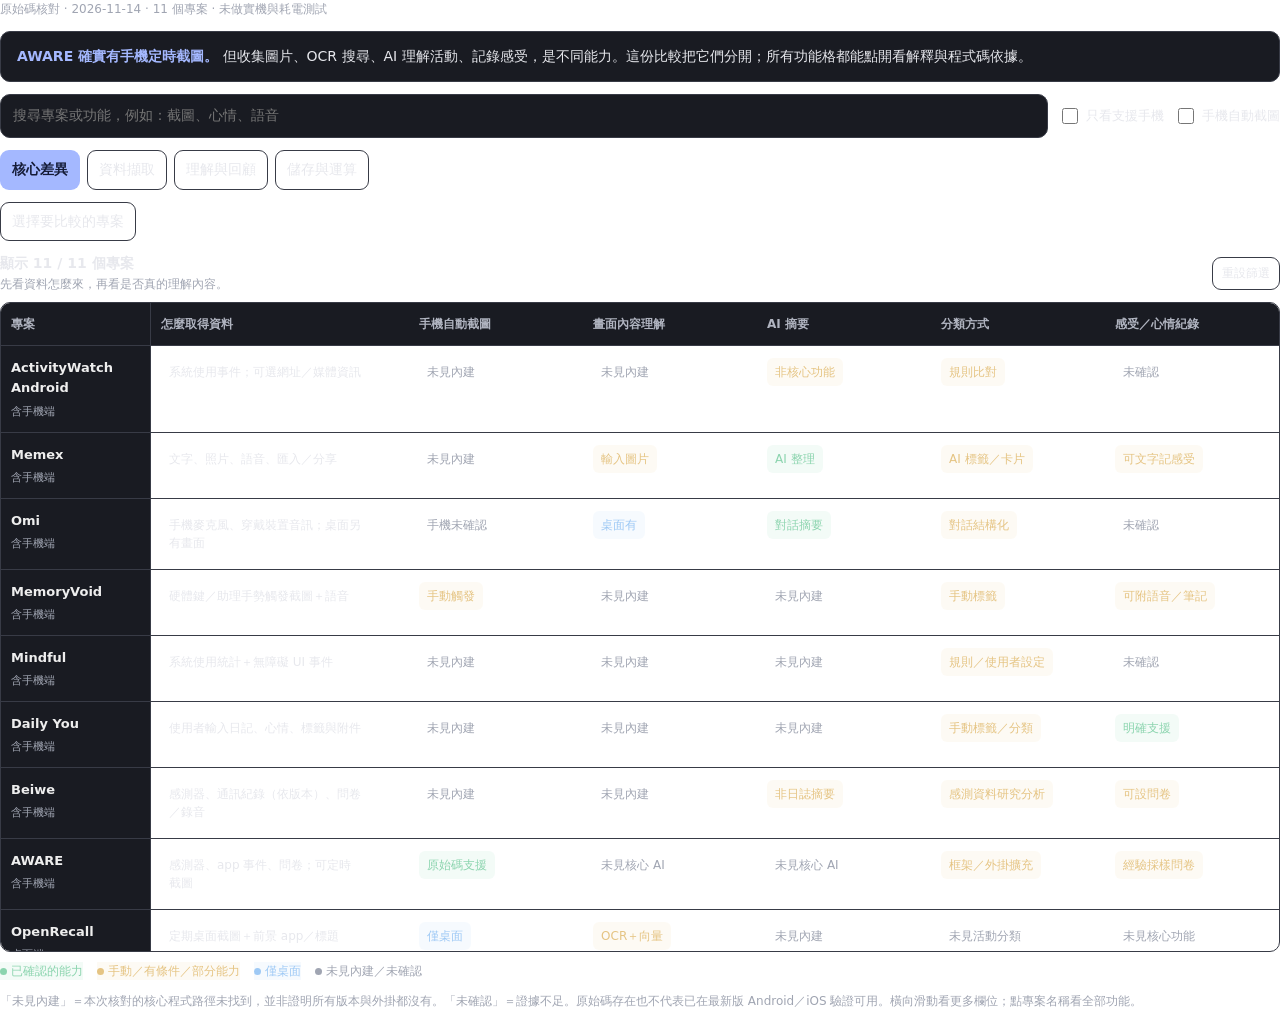
<file: docs/research/comparison.html>
<!doctype html>
<html lang="zh-Hant"><head><meta charset="utf-8"><meta name="viewport" content="width=device-width,initial-scale=1"><title>手機活動日誌工具比較</title>
<style>
:root{color-scheme:dark light;font-family:var(--font-sans,system-ui,sans-serif);color:var(--foreground,#e7e8ed);font-size:14px;line-height:1.55}*{box-sizing:border-box}body{margin:0}button,input,select{font:inherit}button,a,input{outline-offset:4px}button{cursor:pointer}a{color:var(--primary,#a4b8ff)}button{color:inherit}p{margin:0 0 12px}.muted{color:var(--muted-foreground,#a0a5b2)}.small{font-size:12px}.controls{display:flex;gap:10px;flex-wrap:wrap;align-items:center;margin:12px 0}.search{background:var(--card,#191b22);color:inherit;border:1px solid var(--border,#383b46);border-radius:var(--radius,10px);padding:10px 12px;min-width:170px;flex:1}.toggle{display:flex;align-items:center;gap:5px;font-size:13px;white-space:nowrap}input[type=checkbox]{accent-color:var(--primary,#99acff);width:16px;height:16px}.tabs{display:flex;gap:7px;flex-wrap:wrap;margin:12px 0}.tab,.reset,.pick summary,.outline{border:1px solid var(--border,#383b46);background:transparent;border-radius:var(--radius,9px);padding:8px 11px}.tab[aria-pressed=true]{background:var(--primary,#a4b8ff);color:var(--primary-foreground,#141b37);border-color:transparent;font-weight:650}.reset{font-size:12px;padding:6px 9px}.pick{margin:10px 0}.pick summary{cursor:pointer;display:inline-block}.project-picker{display:flex;flex-wrap:wrap;gap:10px 16px;padding:14px;margin-top:8px;background:var(--card,#191b22);border-radius:var(--radius,10px)}.info{padding:14px 16px;border:1px solid var(--border,#383b46);border-radius:var(--radius,10px);margin:12px 0;background:var(--card,#191b22)}.info strong{color:var(--primary,#a4b8ff)}.caption{display:flex;justify-content:space-between;gap:8px;align-items:center;margin:12px 0 8px}.table-wrap{overflow:auto;max-height:650px;border:1px solid var(--border,#383b46);border-radius:var(--radius,10px);scrollbar-width:thin}table{border-collapse:separate;border-spacing:0;width:100%;font-size:13px}th,td{padding:12px 10px;border-bottom:1px solid var(--border,#383b46);text-align:left;vertical-align:top;min-width:155px;max-width:230px}thead th{position:sticky;top:0;background:var(--card,#191b22);z-index:2;font-size:12px;font-weight:600;color:var(--muted-foreground,#b0b4c0)}th:first-child,td:first-child{position:sticky;left:0;min-width:150px;width:150px;max-width:150px;background:var(--card,#191b22);border-right:1px solid var(--border,#383b46);z-index:1}thead th:first-child{z-index:3}tr:last-child td{border-bottom:0}.name{padding:0;border:0;background:none;text-align:left;font-weight:650;color:var(--foreground,#eee);font-size:13px}.name:hover{text-decoration:underline}.platform{font-size:11px;margin-top:4px;color:var(--muted-foreground,#a0a5b2)}.cell{border:1px solid transparent;background:transparent;padding:4px 7px;border-radius:6px;text-align:left;line-height:1.5;font-size:12px;max-width:210px}.cell:hover{border-color:var(--ring,#9eb1ff)}.yes{color:var(--success,#8bd4ae);background:color-mix(in srgb,var(--success,#8bd4ae) 10%,transparent)}.partial,.manual,.rule{color:var(--warning,#e5c483);background:color-mix(in srgb,var(--warning,#e5c483) 9%,transparent)}.desktop{color:var(--info,#9ec9f5);background:color-mix(in srgb,var(--info,#9ec9f5) 9%,transparent)}.absent,.unknown{color:var(--muted-foreground,#a0a5b2)}.neutral{font-size:12px}.legend{display:flex;flex-wrap:wrap;gap:9px 14px;margin:10px 0}.dot{width:7px;height:7px;display:inline-block;border-radius:50%;margin-right:4px;background:currentColor}.empty{padding:25px;text-align:center}.footer{font-size:12px;color:var(--muted-foreground,#a0a5b2);margin-top:12px}dialog{background:var(--popover,#20232c);color:var(--foreground,#e7e8ed);border:1px solid var(--border,#414553);border-radius:var(--radius,12px);padding:20px;width:620px;max-width:calc(100% - 24px);max-height:640px;overflow:auto;box-shadow:0 12px 50px #0006}dialog::backdrop{background:#0008}.dialog-top{display:flex;justify-content:space-between;gap:12px;align-items:flex-start}.dialog-top h2{font-size:19px;margin:0 0 2px}.close{background:transparent;border:1px solid var(--border,#414553);border-radius:6px;color:inherit;padding:4px 10px}.detail-row{padding:11px 0;border-bottom:1px solid var(--border,#383b46)}.detail-row h3{font-size:13px;margin:0 0 4px}.detail-row p{font-size:13px;margin:0}.detail-row.highlight{border-left:3px solid var(--primary,#a4b8ff);padding-left:10px}.sources{padding-left:20px;font-size:13px}.sources li{margin:7px 0}.sha{font-family:var(--font-mono,monospace);font-size:11px;overflow-wrap:anywhere}.dialog-section{font-size:14px;margin:18px 0 6px}@media(max-width:480px){:root{font-size:13px}.search{flex-basis:100%}.controls{gap:9px}.tab{padding:7px 9px;font-size:12px}.info{font-size:12px}.table-wrap{max-height:590px}th:first-child,td:first-child{min-width:128px;width:128px;max-width:128px}th,td{min-width:145px;padding:10px 8px}.name{font-size:12px}.caption{align-items:flex-start}.hide-mobile{display:none}}
</style></head><body>
<p class="muted small">原始碼核對 · 2026-11-14 · 11 個專案 · 未做實機與耗電測試</p>
<div class="info"><strong>AWARE 確實有手機定時截圖。</strong> 但收集圖片、OCR 搜尋、AI 理解活動、記錄感受，是不同能力。這份比較把它們分開；所有功能格都能點開看解釋與程式碼依據。</div>
<div class="controls"><input id="query" class="search" aria-label="搜尋專案或功能" placeholder="搜尋專案或功能，例如：截圖、心情、語音"><label class="toggle"><input id="mobile" type="checkbox">只看支援手機</label><label class="toggle"><input id="shots" type="checkbox">手機自動截圖</label></div>
<div class="tabs" id="tabs" aria-label="比較功能群組"></div>
<details class="pick"><summary>選擇要比較的專案</summary><div class="project-picker" id="picker"></div><div class="controls"><button class="reset" id="selectAll">全部選取</button><button class="reset" id="clearAll">全部取消</button></div></details>
<div class="caption"><div><strong id="count" aria-live="polite"></strong><div class="small muted" id="groupHint"></div></div><button class="reset" id="reset">重設篩選</button></div>
<div class="table-wrap" tabindex="0" aria-label="功能比較表，可橫向捲動"><table><thead id="thead"></thead><tbody id="tbody"></tbody></table></div>
<div class="legend small"><span class="yes"><i class="dot"></i>已確認的能力</span><span class="partial"><i class="dot"></i>手動／有條件／部分能力</span><span class="desktop"><i class="dot"></i>僅桌面</span><span class="unknown"><i class="dot"></i>未見內建／未確認</span></div>
<p class="footer">「未見內建」＝本次核對的核心程式路徑未找到，並非證明所有版本與外掛都沒有。「未確認」＝證據不足。原始碼存在也不代表已在最新版 Android／iOS 驗證可用。橫向滑動看更多欄位；點專案名稱看全部功能。</p>
<dialog id="detail"><div class="dialog-top"><div><h2 id="detailTitle"></h2><a id="repoLink" target="_blank" rel="noopener noreferrer">GitHub 專案 ↗</a></div><button class="close" id="close" aria-label="關閉專案詳情">關閉</button></div><p id="conclusion" class="info"></p><div id="detailFields"></div><h3 class="dialog-section">程式碼／技術依據</h3><ul class="sources" id="sources"></ul><p class="muted small">核對的來源版本</p><p id="sha" class="sha muted"></p></dialog>
<script id="data" type="application/json">[
  {
    "id": "aw",
    "name": "ActivityWatch Android",
    "repo": "ActivityWatch/aw-android",
    "url": "https://github.com/ActivityWatch/aw-android",
    "sha": "284be9a4688bf132e679b55bc03c183a5d95e72f",
    "mobile": true,
    "fields": {
      "platforms": {
        "label": "Android",
        "detail": "Android",
        "kind": "neutral"
      },
      "input": {
        "label": "系統使用事件；可選網址／媒體資訊",
        "detail": "系統使用事件；可選網址／媒體資訊",
        "kind": "neutral"
      },
      "shots": {
        "label": "未見內建",
        "detail": "已查核心 watcher：以 UsageStats、無障礙服務及 MediaSession 取得事件，未見定時截圖路徑。",
        "kind": "absent"
      },
      "vision": {
        "label": "未見內建",
        "detail": "核心並非用視覺模型讀懂畫面。",
        "kind": "absent"
      },
      "summary": {
        "label": "非核心功能",
        "detail": "官方文件有把統計交給外部 AI 分析的工作流，不等同內建自動活動摘要。",
        "kind": "partial"
      },
      "category": {
        "label": "規則比對",
        "detail": "以 app 名稱與標題做正規表示式分類；不是畫面語意分類。",
        "kind": "rule"
      },
      "mood": {
        "label": "未確認",
        "detail": "核對的核心紀錄與分類路徑未確認有心情自填流程。",
        "kind": "unknown"
      },
      "compute": {
        "label": "手機端收集／本機服務；可同步",
        "detail": "手機端收集／本機服務；可同步",
        "kind": "neutral"
      },
      "storage": {
        "label": "本機事件資料庫",
        "detail": "本機事件資料庫",
        "kind": "neutral"
      },
      "license": {
        "label": "MPL-2.0",
        "detail": "MPL-2.0",
        "kind": "neutral"
      },
      "usage": {
        "label": "自動",
        "detail": "UsageStatsManager 讀取前景 app、時間與 session。",
        "kind": "yes"
      },
      "web": {
        "label": "條件支援",
        "detail": "無障礙服務讀取支援瀏覽器的網址／標題，效果依瀏覽器而異。",
        "kind": "partial"
      },
      "audio": {
        "label": "媒體資訊",
        "detail": "記錄播放器提供的標題、作者、播放狀態；不是錄音。",
        "kind": "partial"
      },
      "timeline": {
        "label": "使用時間軸",
        "detail": "以 app／網站等事件呈現。",
        "kind": "yes"
      },
      "search": {
        "label": "事件查詢",
        "detail": "可查事件與統計，不是視覺內容的語意搜尋。",
        "kind": "partial"
      }
    },
    "conclusion": "適合參考事件擷取與統計，不能直接替代我們的截圖內容理解。",
    "sources": [
      {
        "title": "App 使用事件",
        "url": "https://github.com/ActivityWatch/aw-android/blob/284be9a4688bf132e679b55bc03c183a5d95e72f/mobile/src/main/java/net/activitywatch/android/watcher/UsageStatsWatcher.kt"
      },
      {
        "title": "網頁資訊",
        "url": "https://github.com/ActivityWatch/aw-android/blob/284be9a4688bf132e679b55bc03c183a5d95e72f/mobile/src/main/java/net/activitywatch/android/watcher/WebWatcher.kt"
      },
      {
        "title": "媒體事件",
        "url": "https://github.com/ActivityWatch/aw-android/blob/284be9a4688bf132e679b55bc03c183a5d95e72f/mobile/src/main/java/net/activitywatch/android/watcher/MediaWatcher.kt"
      },
      {
        "title": "分類規則文件",
        "url": "https://github.com/ActivityWatch/docs/blob/master/src/features/categorization.rst"
      }
    ]
  },
  {
    "id": "memex",
    "name": "Memex",
    "repo": "memex-lab/memex",
    "url": "https://github.com/memex-lab/memex",
    "sha": "d541b1b5ce3bc69c71037fc27819959aacab27fe",
    "mobile": true,
    "fields": {
      "platforms": {
        "label": "Android / iOS",
        "detail": "Android / iOS",
        "kind": "neutral"
      },
      "input": {
        "label": "文字、照片、語音、匯入／分享",
        "detail": "文字、照片、語音、匯入／分享",
        "kind": "neutral"
      },
      "shots": {
        "label": "未見內建",
        "detail": "已查 Android manifest、輸入／相簿與 agent 路徑，未見全天自動擷取其他 app 畫面的管線。相簿照片建議不等於自動截圖。",
        "kind": "absent"
      },
      "vision": {
        "label": "輸入圖片",
        "detail": "可交由支援多模態的模型理解使用者提供的圖片；不是自動讀取全天畫面。",
        "kind": "partial"
      },
      "summary": {
        "label": "AI 整理",
        "detail": "模型把生活片段整理成卡片、摘要與洞察。",
        "kind": "yes"
      },
      "category": {
        "label": "AI 標籤／卡片",
        "detail": "manage_timeline_card 由模型選擇卡片模板及標籤；不等同全天活動分類。",
        "kind": "partial"
      },
      "mood": {
        "label": "可文字記感受",
        "detail": "能提供感受作為日誌內容；未確認有標準化每日心情量表。",
        "kind": "partial"
      },
      "compute": {
        "label": "手機編排 agent；推論依設定的模型端點",
        "detail": "手機編排 agent；推論依設定的模型端點",
        "kind": "neutral"
      },
      "storage": {
        "label": "本機檔案／SQLite；模型請求可出網",
        "detail": "本機檔案／SQLite；模型請求可出網",
        "kind": "neutral"
      },
      "license": {
        "label": "GPL-3.0",
        "detail": "GPL-3.0",
        "kind": "neutral"
      },
      "usage": {
        "label": "未見內建",
        "detail": "未見以 UsageStats 自動記錄其他 app 時數的核心管線。",
        "kind": "absent"
      },
      "web": {
        "label": "使用者提供連結",
        "detail": "可整理使用者提供的連結；不是自動瀏覽歷史追蹤。",
        "kind": "manual"
      },
      "audio": {
        "label": "使用者語音",
        "detail": "由使用者提供語音片段。",
        "kind": "manual"
      },
      "timeline": {
        "label": "AI 卡片時間軸",
        "detail": "根據使用者提供或匯入的紀錄建立。",
        "kind": "yes"
      },
      "search": {
        "label": "知識／紀錄查找",
        "detail": "README 與 agent 系統提供知識整理、搜尋及問答。",
        "kind": "yes"
      }
    },
    "conclusion": "最接近「AI 整理生活片段」，但其資料來源不是全天被動手機截圖。",
    "sources": [
      {
        "title": "輸入來源與資料流",
        "url": "https://github.com/memex-lab/memex/blob/d541b1b5ce3bc69c71037fc27819959aacab27fe/README.md"
      },
      {
        "title": "Android 權限與服務",
        "url": "https://github.com/memex-lab/memex/blob/d541b1b5ce3bc69c71037fc27819959aacab27fe/android/app/src/main/AndroidManifest.xml"
      },
      {
        "title": "AI 建立卡片與標籤",
        "url": "https://github.com/memex-lab/memex/blob/d541b1b5ce3bc69c71037fc27819959aacab27fe/lib/agent/skills/manage_timeline_card/timeline_card_skill.dart"
      },
      {
        "title": "相簿照片建議",
        "url": "https://github.com/memex-lab/memex/blob/d541b1b5ce3bc69c71037fc27819959aacab27fe/lib/data/services/photo_suggestion_service.dart"
      }
    ]
  },
  {
    "id": "omi",
    "name": "Omi",
    "repo": "BasedHardware/omi",
    "url": "https://github.com/BasedHardware/omi",
    "sha": "c40fda41b0670fb89ed7237807d71450ad705890",
    "mobile": true,
    "fields": {
      "platforms": {
        "label": "Android / iOS；另有桌面／穿戴裝置",
        "detail": "Android / iOS；另有桌面／穿戴裝置",
        "kind": "neutral"
      },
      "input": {
        "label": "手機麥克風、穿戴裝置音訊；桌面另有畫面",
        "detail": "手機麥克風、穿戴裝置音訊；桌面另有畫面",
        "kind": "neutral"
      },
      "shots": {
        "label": "手機未確認",
        "detail": "核對到的手機 capture 是麥克風／BLE 音訊，未確認全天手機畫面擷取。桌面畫面功能不能套用到手機。",
        "kind": "unknown"
      },
      "vision": {
        "label": "桌面有",
        "detail": "專案有桌面畫面與會議截圖處理；手機端未確認同樣能力。",
        "kind": "desktop"
      },
      "summary": {
        "label": "對話摘要",
        "detail": "後端以 LLM 處理對話、摘要、待辦及記憶。",
        "kind": "yes"
      },
      "category": {
        "label": "對話結構化",
        "detail": "模型整理對話與任務；不是已確認的手機畫面活動分類。",
        "kind": "partial"
      },
      "mood": {
        "label": "未確認",
        "detail": "未確認有等同每日心情量表的手機自填流程。",
        "kind": "unknown"
      },
      "compute": {
        "label": "雲端／後端為主；另有裝置端轉錄路徑",
        "detail": "雲端／後端為主；另有裝置端轉錄路徑",
        "kind": "neutral"
      },
      "storage": {
        "label": "手機音訊暫存＋後端；依模式不同",
        "detail": "手機音訊暫存＋後端；依模式不同",
        "kind": "neutral"
      },
      "license": {
        "label": "MIT",
        "detail": "MIT",
        "kind": "neutral"
      },
      "usage": {
        "label": "手機未確認",
        "detail": "未確認有 Android 全 app 使用事件的核心日誌。",
        "kind": "unknown"
      },
      "web": {
        "label": "手機未確認",
        "detail": "未確認手機自動追蹤其他瀏覽器內容。",
        "kind": "unknown"
      },
      "audio": {
        "label": "核心來源",
        "detail": "手機麥克風／BLE 音訊收集，可即時或批次處理。",
        "kind": "yes"
      },
      "timeline": {
        "label": "對話／記憶列表",
        "detail": "以對話及記憶為主。",
        "kind": "yes"
      },
      "search": {
        "label": "記憶搜尋／問答",
        "detail": "可搜尋和詢問過去對話與記憶。",
        "kind": "yes"
      }
    },
    "conclusion": "值得借鏡音訊到記憶的後端；不能稱為已確認的手機版 Dayflow。",
    "sources": [
      {
        "title": "手機擷取架構",
        "url": "https://github.com/BasedHardware/omi/blob/c40fda41b0670fb89ed7237807d71450ad705890/app/lib/services/capture/CAPTURE_ARCHITECTURE.md"
      },
      {
        "title": "手機麥克風來源",
        "url": "https://github.com/BasedHardware/omi/blob/c40fda41b0670fb89ed7237807d71450ad705890/app/lib/services/audio_sources/phone_mic_source.dart"
      },
      {
        "title": "裝置端處理的限制與開關",
        "url": "https://github.com/BasedHardware/omi/blob/c40fda41b0670fb89ed7237807d71450ad705890/app/lib/services/on_device/README.md"
      },
      {
        "title": "後端 LLM 結構化",
        "url": "https://github.com/BasedHardware/omi/blob/c40fda41b0670fb89ed7237807d71450ad705890/backend/utils/llm/conversation_processing.py"
      }
    ]
  },
  {
    "id": "void",
    "name": "MemoryVoid",
    "repo": "dhruvpitroda20-code/MemoryVoid",
    "url": "https://github.com/dhruvpitroda20-code/MemoryVoid",
    "sha": "5e66282c6119c3e3ac7f8eccc4cab2c6595aa00f",
    "mobile": true,
    "fields": {
      "platforms": {
        "label": "Android",
        "detail": "Android",
        "kind": "neutral"
      },
      "input": {
        "label": "硬體鍵／助理手勢觸發截圖＋語音",
        "detail": "硬體鍵／助理手勢觸發截圖＋語音",
        "kind": "neutral"
      },
      "shots": {
        "label": "手動觸發",
        "detail": "AccessibilityService.takeScreenshot；由硬體鍵／助理動作觸發，非全天定時截圖。不同模式可在開始或結束時擷取。",
        "kind": "manual"
      },
      "vision": {
        "label": "未見內建",
        "detail": "已核對擷取服務與主要介面，未見把圖片交給視覺模型理解的管線。",
        "kind": "absent"
      },
      "summary": {
        "label": "未見內建",
        "detail": "核心保存語音／截圖／文字筆記，未見 AI 摘要管線。",
        "kind": "absent"
      },
      "category": {
        "label": "手動標籤",
        "detail": "介面由使用者建立與選取分類。",
        "kind": "manual"
      },
      "mood": {
        "label": "可附語音／筆記",
        "detail": "能主動記下感受；未確認專用心情量表。",
        "kind": "partial"
      },
      "compute": {
        "label": "手機端擷取與保存",
        "detail": "手機端擷取與保存",
        "kind": "neutral"
      },
      "storage": {
        "label": "本機圖片、語音與紀錄",
        "detail": "本機圖片、語音與紀錄",
        "kind": "neutral"
      },
      "license": {
        "label": "MIT",
        "detail": "MIT",
        "kind": "neutral"
      },
      "usage": {
        "label": "未見內建",
        "detail": "不是 app 使用時數追蹤器。",
        "kind": "absent"
      },
      "web": {
        "label": "手動截取畫面",
        "detail": "可保存目前畫面，未見自動瀏覽歷史管線。",
        "kind": "manual"
      },
      "audio": {
        "label": "手動錄音",
        "detail": "依按鍵動作開始與停止。",
        "kind": "manual"
      },
      "timeline": {
        "label": "記憶卡片",
        "detail": "保存手動捕捉的片刻。",
        "kind": "yes"
      },
      "search": {
        "label": "未確認",
        "detail": "未確認內容語意搜尋。",
        "kind": "unknown"
      }
    },
    "conclusion": "擷取 API 很值得參考，但它是快速手動記憶工具。",
    "sources": [
      {
        "title": "按鍵、錄音、截圖",
        "url": "https://github.com/dhruvpitroda20-code/MemoryVoid/blob/5e66282c6119c3e3ac7f8eccc4cab2c6595aa00f/app/src/main/java/com/example/essentialspace/KeyMappingService.kt"
      },
      {
        "title": "手動分類與筆記",
        "url": "https://github.com/dhruvpitroda20-code/MemoryVoid/blob/5e66282c6119c3e3ac7f8eccc4cab2c6595aa00f/app/src/main/java/com/example/essentialspace/MainActivity.kt"
      }
    ]
  },
  {
    "id": "mindful",
    "name": "Mindful",
    "repo": "akaMrNagar/Mindful",
    "url": "https://github.com/akaMrNagar/Mindful",
    "sha": "b6eb68d500463c54e1127b6cc7ad540f02ae0c8e",
    "mobile": true,
    "fields": {
      "platforms": {
        "label": "Android",
        "detail": "Android",
        "kind": "neutral"
      },
      "input": {
        "label": "系統使用統計＋無障礙 UI 事件",
        "detail": "系統使用統計＋無障礙 UI 事件",
        "kind": "neutral"
      },
      "shots": {
        "label": "未見內建",
        "detail": "核對的主要擷取管線不是截圖。",
        "kind": "absent"
      },
      "vision": {
        "label": "未見內建",
        "detail": "以 app／UI 節點判斷短影片等情境，並非視覺模型讀畫面。",
        "kind": "absent"
      },
      "summary": {
        "label": "未見內建",
        "detail": "主要是使用統計、專注、封鎖與提醒。",
        "kind": "absent"
      },
      "category": {
        "label": "規則／使用者設定",
        "detail": "依 app、限制群組與特定 UI 規則處理，不是 AI 內容分類。",
        "kind": "rule"
      },
      "mood": {
        "label": "未確認",
        "detail": "wellbeing 定位不代表已內建心情日誌。",
        "kind": "unknown"
      },
      "compute": {
        "label": "手機端統計、規則與限制",
        "detail": "手機端統計、規則與限制",
        "kind": "neutral"
      },
      "storage": {
        "label": "本機；README 宣告可離線使用",
        "detail": "本機；README 宣告可離線使用",
        "kind": "neutral"
      },
      "license": {
        "label": "GPL-2.0",
        "detail": "GPL-2.0",
        "kind": "neutral"
      },
      "usage": {
        "label": "自動",
        "detail": "UsageStatsManager 取得前景使用時長。",
        "kind": "yes"
      },
      "web": {
        "label": "條件辨識",
        "detail": "無障礙節點識別瀏覽器／特定介面，不等同全文理解。",
        "kind": "partial"
      },
      "audio": {
        "label": "未見核心錄音",
        "detail": "已查核心擷取路徑未見用全天音訊建立日誌。",
        "kind": "absent"
      },
      "timeline": {
        "label": "使用／專注紀錄",
        "detail": "可回看使用量與專注 session。",
        "kind": "partial"
      },
      "search": {
        "label": "統計查閱",
        "detail": "未見跨畫面內容語意搜尋。",
        "kind": "partial"
      }
    },
    "conclusion": "是數位習慣管理工具，和自動內容日誌差異很大。",
    "sources": [
      {
        "title": "App 使用統計",
        "url": "https://github.com/akaMrNagar/Mindful/blob/b6eb68d500463c54e1127b6cc7ad540f02ae0c8e/android/app/src/main/java/com/mindful/android/helpers/usages/AppsUsageHelper.kt"
      },
      {
        "title": "前景 app 事件",
        "url": "https://github.com/akaMrNagar/Mindful/blob/b6eb68d500463c54e1127b6cc7ad540f02ae0c8e/android/app/src/main/java/com/mindful/android/services/accessibility/TrackingManager.kt"
      },
      {
        "title": "短影片介面規則",
        "url": "https://github.com/akaMrNagar/Mindful/blob/b6eb68d500463c54e1127b6cc7ad540f02ae0c8e/android/app/src/main/java/com/mindful/android/services/accessibility/ShortsPlatformManager.kt"
      }
    ]
  },
  {
    "id": "daily",
    "name": "Daily You",
    "repo": "Demizo/Daily_You",
    "url": "https://github.com/Demizo/Daily_You",
    "sha": "f2dc0efa51e55bdfb169118dab8ba86febd59968",
    "mobile": true,
    "fields": {
      "platforms": {
        "label": "Android",
        "detail": "Android",
        "kind": "neutral"
      },
      "input": {
        "label": "使用者輸入日記、心情、標籤與附件",
        "detail": "使用者輸入日記、心情、標籤與附件",
        "kind": "neutral"
      },
      "shots": {
        "label": "未見內建",
        "detail": "核對輸入、資料模型與 manifest，未見自動擷取其他 app 畫面；repo 的 screenshots 含商店／測試圖片，不能當作記錄能力。",
        "kind": "absent"
      },
      "vision": {
        "label": "未見內建",
        "detail": "核心是使用者自己記錄。",
        "kind": "absent"
      },
      "summary": {
        "label": "未見內建",
        "detail": "已查紀錄與統計路徑，未見自動 LLM 摘要。",
        "kind": "absent"
      },
      "category": {
        "label": "手動標籤／分類",
        "detail": "使用者選取標籤、分類與追蹤值。",
        "kind": "manual"
      },
      "mood": {
        "label": "明確支援",
        "detail": "Entry 有 mood 欄位，編輯頁提供心情選取。",
        "kind": "yes"
      },
      "compute": {
        "label": "手機端編輯、儲存與統計",
        "detail": "手機端編輯、儲存與統計",
        "kind": "neutral"
      },
      "storage": {
        "label": "本機／自選儲存；離線使用",
        "detail": "本機／自選儲存；離線使用",
        "kind": "neutral"
      },
      "license": {
        "label": "GPL-3.0＋額外條款",
        "detail": "GPL-3.0＋額外條款",
        "kind": "neutral"
      },
      "usage": {
        "label": "未見內建",
        "detail": "不是 app 使用紀錄器。",
        "kind": "absent"
      },
      "web": {
        "label": "未見內建",
        "detail": "不是瀏覽器監測器。",
        "kind": "absent"
      },
      "audio": {
        "label": "手動附件",
        "detail": "目前編輯頁可開啟 audio_recorder_page 加入音訊附件。",
        "kind": "manual"
      },
      "timeline": {
        "label": "日記時間軸",
        "detail": "依日記紀錄回顧。",
        "kind": "yes"
      },
      "search": {
        "label": "日記查閱／篩選",
        "detail": "可回看日記；此處未確認語意搜尋。",
        "kind": "partial"
      }
    },
    "conclusion": "適合借鏡心情輸入與日記回顧，不能替代被動活動擷取。",
    "sources": [
      {
        "title": "日記與 mood 資料模型",
        "url": "https://github.com/Demizo/Daily_You/blob/f2dc0efa51e55bdfb169118dab8ba86febd59968/lib/models/entry.dart"
      },
      {
        "title": "編輯、心情、標籤與附件",
        "url": "https://github.com/Demizo/Daily_You/blob/f2dc0efa51e55bdfb169118dab8ba86febd59968/lib/pages/edit_entry_page.dart"
      },
      {
        "title": "統計計算",
        "url": "https://github.com/Demizo/Daily_You/blob/f2dc0efa51e55bdfb169118dab8ba86febd59968/lib/stats/entry_stats.dart"
      },
      {
        "title": "完整授權條款",
        "url": "https://github.com/Demizo/Daily_You/blob/f2dc0efa51e55bdfb169118dab8ba86febd59968/ADDITIONAL_TERMS.md"
      }
    ]
  },
  {
    "id": "beiwe",
    "name": "Beiwe",
    "repo": "onnela-lab/beiwe-android",
    "url": "https://github.com/onnela-lab/beiwe-android",
    "sha": "5eb833ce413fc3b7c52e1e2790b01c8d584df028",
    "mobile": true,
    "fields": {
      "platforms": {
        "label": "Android / iOS（不同 app）；有後端",
        "detail": "Android / iOS（不同 app）；有後端",
        "kind": "neutral"
      },
      "input": {
        "label": "感測器、通訊紀錄（依版本）、問卷／錄音",
        "detail": "感測器、通訊紀錄（依版本）、問卷／錄音",
        "kind": "neutral"
      },
      "shots": {
        "label": "未見內建",
        "detail": "核對 Android listeners、manifest 與研究平台資料流，未見全天螢幕截圖理解管線。",
        "kind": "absent"
      },
      "vision": {
        "label": "未見內建",
        "detail": "核心是原始感測資料與問卷。",
        "kind": "absent"
      },
      "summary": {
        "label": "非日誌摘要",
        "detail": "資料可交給後端／Forest 做研究分析，非現成 AI 每日生活摘要。",
        "kind": "partial"
      },
      "category": {
        "label": "感測資料研究分析",
        "detail": "不是從手機畫面判斷工作／娛樂的分類器。",
        "kind": "partial"
      },
      "mood": {
        "label": "可設問卷",
        "detail": "研究者能設計自述／心情問卷；不是現成消費型日記。",
        "kind": "partial"
      },
      "compute": {
        "label": "手機採樣、加密暫存／上傳；後端分析",
        "detail": "手機採樣、加密暫存／上傳；後端分析",
        "kind": "neutral"
      },
      "storage": {
        "label": "手機加密檔案＋研究伺服器",
        "detail": "手機加密檔案＋研究伺服器",
        "kind": "neutral"
      },
      "license": {
        "label": "BSD-3-Clause（Android app）",
        "detail": "BSD-3-Clause（Android app）",
        "kind": "neutral"
      },
      "usage": {
        "label": "非主要資料流",
        "detail": "核對到的核心包含感測／通訊／螢幕狀態，不應等同完整 app 內容日誌。",
        "kind": "partial"
      },
      "web": {
        "label": "未見內建",
        "detail": "未確認其他瀏覽器頁面內容擷取。",
        "kind": "absent"
      },
      "audio": {
        "label": "依研究設定",
        "detail": "支援主動錄音及其他可設定的音訊採樣。",
        "kind": "partial"
      },
      "timeline": {
        "label": "研究資料流",
        "detail": "不是完成的生活活動卡片介面。",
        "kind": "partial"
      },
      "search": {
        "label": "研究端查詢",
        "detail": "不是現成日誌語意搜尋。",
        "kind": "partial"
      }
    },
    "conclusion": "可參考採樣、問卷與上傳排程；不是手機畫面內容回顧產品。",
    "sources": [
      {
        "title": "GPS 採樣",
        "url": "https://github.com/onnela-lab/beiwe-android/blob/5eb833ce413fc3b7c52e1e2790b01c8d584df028/app/src/main/java/org/beiwe/app/listeners/GPSListener.kt"
      },
      {
        "title": "問卷答案保存",
        "url": "https://github.com/onnela-lab/beiwe-android/blob/5eb833ce413fc3b7c52e1e2790b01c8d584df028/app/src/main/java/org/beiwe/app/survey/SurveyAnswersRecorder.kt"
      },
      {
        "title": "Wi-Fi／行動網路上傳條件",
        "url": "https://github.com/onnela-lab/beiwe-android/blob/5eb833ce413fc3b7c52e1e2790b01c8d584df028/app/src/main/java/org/beiwe/app/networking/NetworkUtility.kt"
      },
      {
        "title": "權限與服務",
        "url": "https://github.com/onnela-lab/beiwe-android/blob/5eb833ce413fc3b7c52e1e2790b01c8d584df028/app/src/main/AndroidManifest.xml"
      }
    ]
  },
  {
    "id": "aware",
    "name": "AWARE",
    "repo": "awareframework/aware-client",
    "url": "https://github.com/awareframework/aware-client",
    "sha": "f77e873baaedfc649fd39ca8f3547f914c3e6b32",
    "mobile": true,
    "fields": {
      "platforms": {
        "label": "Android（本次核對的 client）",
        "detail": "Android（本次核對的 client）",
        "kind": "neutral"
      },
      "input": {
        "label": "感測器、app 事件、問卷；可定時截圖",
        "detail": "感測器、app 事件、問卷；可定時截圖",
        "kind": "neutral"
      },
      "shots": {
        "label": "原始碼支援",
        "detail": "MediaProjection＋ImageReader 定時擷取，間隔／壓縮可設定，螢幕關閉暫停；有保存與同步接線。未實機驗證。",
        "kind": "yes"
      },
      "vision": {
        "label": "未見核心 AI",
        "detail": "查到圖片保存與資料同步；未找到在這條核心路徑上自動理解畫面的視覺模型。",
        "kind": "absent"
      },
      "summary": {
        "label": "未見核心 AI",
        "detail": "未找到截圖直接產生活動摘要的內建流程。",
        "kind": "absent"
      },
      "category": {
        "label": "框架／外掛擴充",
        "detail": "研究者可加分析或外掛；不能把可擴充當成現成 AI 活動分類。",
        "kind": "partial"
      },
      "mood": {
        "label": "經驗採樣問卷",
        "detail": "ESM 支援多種問卷題型，可用於感受紀錄。",
        "kind": "partial"
      },
      "compute": {
        "label": "手機收集／儲存／同步；分析需整合",
        "detail": "手機收集／儲存／同步；分析需整合",
        "kind": "neutral"
      },
      "storage": {
        "label": "本機圖片／資料庫；研究同步通道",
        "detail": "本機圖片／資料庫；研究同步通道",
        "kind": "neutral"
      },
      "license": {
        "label": "Apache-2.0",
        "detail": "Apache-2.0",
        "kind": "neutral"
      },
      "usage": {
        "label": "原始碼支援",
        "detail": "Applications 模組追蹤 app／無障礙事件。",
        "kind": "yes"
      },
      "web": {
        "label": "可截圖／節點資料",
        "detail": "可採集資料，但未確認通用瀏覽內容摘要流程。",
        "kind": "partial"
      },
      "audio": {
        "label": "依感測器／外掛",
        "detail": "框架功能需按實際配置確認，非整套日誌。",
        "kind": "partial"
      },
      "timeline": {
        "label": "研究框架",
        "detail": "有資料視覺化入口，非 Dayflow 式完成活動日誌。",
        "kind": "partial"
      },
      "search": {
        "label": "需自行整合",
        "detail": "未確認內建畫面內容語意搜尋。",
        "kind": "unknown"
      }
    },
    "conclusion": "這次最重要的修正：確實有手機定時截圖，但還缺 AI 理解與完整回顧產品。",
    "sources": [
      {
        "title": "定時截圖、保存、同步排程",
        "url": "https://github.com/awareframework/aware-client/blob/f77e873baaedfc649fd39ca8f3547f914c3e6b32/aware-core/src/main/java/com/aware/ScreenShot.java"
      },
      {
        "title": "截圖同步服務",
        "url": "https://github.com/awareframework/aware-client/blob/f77e873baaedfc649fd39ca8f3547f914c3e6b32/aware-core/src/main/java/com/aware/syncadapters/ScreenShot_Sync.java"
      },
      {
        "title": "經驗採樣問卷",
        "url": "https://github.com/awareframework/aware-client/blob/f77e873baaedfc649fd39ca8f3547f914c3e6b32/aware-core/src/main/java/com/aware/ESM.java"
      },
      {
        "title": "App 事件模組",
        "url": "https://github.com/awareframework/aware-client/blob/f77e873baaedfc649fd39ca8f3547f914c3e6b32/aware-core/src/main/java/com/aware/Applications.java"
      }
    ]
  },
  {
    "id": "recall",
    "name": "OpenRecall",
    "repo": "openrecall/openrecall",
    "url": "https://github.com/openrecall/openrecall",
    "sha": "62303e09bfd2491907e788ac5cbbdc21e73bd323",
    "mobile": false,
    "fields": {
      "platforms": {
        "label": "Windows / macOS / Linux",
        "detail": "Windows / macOS / Linux",
        "kind": "neutral"
      },
      "input": {
        "label": "定期桌面截圖＋前景 app／標題",
        "detail": "定期桌面截圖＋前景 app／標題",
        "kind": "neutral"
      },
      "shots": {
        "label": "僅桌面",
        "detail": "沒有已確認的手機擷取端。",
        "kind": "desktop"
      },
      "vision": {
        "label": "OCR＋向量",
        "detail": "本機 OCR 轉文字，再算文字 embedding；不能等同視覺 LLM 理解活動。",
        "kind": "partial"
      },
      "summary": {
        "label": "未見內建",
        "detail": "已查核心 app、screenshot、OCR、NLP；主要是保存與檢索，未見每日活動摘要。",
        "kind": "absent"
      },
      "category": {
        "label": "未見活動分類",
        "detail": "語意搜尋不等同工作／娛樂等活動分類。",
        "kind": "absent"
      },
      "mood": {
        "label": "未見核心功能",
        "detail": "已查核心資料流未見心情紀錄。",
        "kind": "absent"
      },
      "compute": {
        "label": "桌面本機 OCR、embedding 與搜尋",
        "detail": "桌面本機 OCR、embedding 與搜尋",
        "kind": "neutral"
      },
      "storage": {
        "label": "本機截圖與資料庫",
        "detail": "本機截圖與資料庫",
        "kind": "neutral"
      },
      "license": {
        "label": "AGPL-3.0",
        "detail": "AGPL-3.0",
        "kind": "neutral"
      },
      "usage": {
        "label": "桌面 app／標題",
        "detail": "隨截圖記錄前景 app 與標題。",
        "kind": "desktop"
      },
      "web": {
        "label": "畫面 OCR",
        "detail": "可搜尋截圖中的文字。",
        "kind": "partial"
      },
      "audio": {
        "label": "未見核心錄音",
        "detail": "已查核心模組未見錄音日誌。",
        "kind": "absent"
      },
      "timeline": {
        "label": "畫面歷史",
        "detail": "可按時間回看截圖。",
        "kind": "yes"
      },
      "search": {
        "label": "語意搜尋",
        "detail": "SentenceTransformer embedding＋相似度。",
        "kind": "yes"
      }
    },
    "conclusion": "和我們同樣有畫面擷取，但主要解決「找回看過的內容」，不是完整活動摘要。",
    "sources": [
      {
        "title": "定期截圖、去重與入庫",
        "url": "https://github.com/openrecall/openrecall/blob/62303e09bfd2491907e788ac5cbbdc21e73bd323/openrecall/screenshot.py"
      },
      {
        "title": "本機 OCR",
        "url": "https://github.com/openrecall/openrecall/blob/62303e09bfd2491907e788ac5cbbdc21e73bd323/openrecall/ocr.py"
      },
      {
        "title": "文字向量與搜尋",
        "url": "https://github.com/openrecall/openrecall/blob/62303e09bfd2491907e788ac5cbbdc21e73bd323/openrecall/nlp.py"
      }
    ]
  },
  {
    "id": "screenpipe",
    "name": "Screenpipe",
    "repo": "screenpipe/screenpipe",
    "url": "https://github.com/screenpipe/screenpipe",
    "sha": "a9742080bdd2970b73c7e2728e1901b8d0d6584f",
    "mobile": false,
    "fields": {
      "platforms": {
        "label": "Windows / macOS / Linux",
        "detail": "Windows / macOS / Linux",
        "kind": "neutral"
      },
      "input": {
        "label": "桌面畫面／無障礙樹、音訊、互動事件",
        "detail": "桌面畫面／無障礙樹、音訊、互動事件",
        "kind": "neutral"
      },
      "shots": {
        "label": "僅桌面",
        "detail": "本次確認的是桌面擷取，不是 Android 全天記錄。",
        "kind": "desktop"
      },
      "vision": {
        "label": "多層處理",
        "detail": "有無障礙文字、截圖及受 gate 控制的 OCR；可連後續 AI 工作流。不是每張圖都送視覺模型。",
        "kind": "partial"
      },
      "summary": {
        "label": "可接 AI 工作流",
        "detail": "透過工作流／agent 等處理擷取資料，具體摘要依啟用功能與服務而異。",
        "kind": "partial"
      },
      "category": {
        "label": "有工作流分類器",
        "detail": "核對到雲端分類器讀取時間、app 名稱與標題；這條路徑並非直接看截圖。",
        "kind": "partial"
      },
      "mood": {
        "label": "未確認",
        "detail": "未確認標準化每日心情紀錄流程。",
        "kind": "unknown"
      },
      "compute": {
        "label": "本機擷取／索引；部分分類與 AI 可在雲端",
        "detail": "本機擷取／索引；部分分類與 AI 可在雲端",
        "kind": "neutral"
      },
      "storage": {
        "label": "本機為預設；雲端功能另有資料路徑",
        "detail": "本機為預設；雲端功能另有資料路徑",
        "kind": "neutral"
      },
      "license": {
        "label": "目前為商業／source-available 授權",
        "detail": "目前為商業／source-available 授權",
        "kind": "neutral"
      },
      "usage": {
        "label": "桌面自動",
        "detail": "擷取 app 切換與互動事件。",
        "kind": "desktop"
      },
      "web": {
        "label": "桌面畫面／文字",
        "detail": "無障礙與 OCR 可取得網頁相關內容。",
        "kind": "desktop"
      },
      "audio": {
        "label": "桌面音訊",
        "detail": "可擷取音訊與轉錄；依平台／設定。",
        "kind": "desktop"
      },
      "timeline": {
        "label": "桌面歷史",
        "detail": "可回看和搜尋擷取的歷史。",
        "kind": "yes"
      },
      "search": {
        "label": "文字／AI 查找",
        "detail": "有本機查詢與 AI／agent 整合。",
        "kind": "yes"
      }
    },
    "conclusion": "擷取與擴充架構有參考價值；平台與目前授權都不能忽略。",
    "sources": [
      {
        "title": "事件驅動畫面擷取",
        "url": "https://github.com/screenpipe/screenpipe/blob/a9742080bdd2970b73c7e2728e1901b8d0d6584f/crates/screenpipe-engine/src/event_driven_capture.rs"
      },
      {
        "title": "OCR 去重與 gate",
        "url": "https://github.com/screenpipe/screenpipe/blob/a9742080bdd2970b73c7e2728e1901b8d0d6584f/crates/screenpipe-capture/src/ocr_gate.rs"
      },
      {
        "title": "雲端工作流分類輸入",
        "url": "https://github.com/screenpipe/screenpipe/blob/a9742080bdd2970b73c7e2728e1901b8d0d6584f/crates/screenpipe-engine/src/workflow_classifier.rs"
      },
      {
        "title": "目前授權",
        "url": "https://github.com/screenpipe/screenpipe/blob/a9742080bdd2970b73c7e2728e1901b8d0d6584f/LICENSE.md"
      }
    ]
  },
  {
    "id": "dayflow",
    "name": "Dayflow",
    "repo": "JerryZLiu/Dayflow",
    "url": "https://github.com/JerryZLiu/Dayflow",
    "sha": "2c79e1619d7039c476e06e4b85b0246e50bc34fa",
    "mobile": false,
    "fields": {
      "platforms": {
        "label": "macOS",
        "detail": "macOS",
        "kind": "neutral"
      },
      "input": {
        "label": "定時截圖；另有無障礙資訊",
        "detail": "定時截圖；另有無障礙資訊",
        "kind": "neutral"
      },
      "shots": {
        "label": "僅桌面",
        "detail": "核對的是 Mac 版，沒有已確認的手機擷取端。",
        "kind": "desktop"
      },
      "vision": {
        "label": "畫面 AI 分析",
        "detail": "例如 Gemini 路徑將截圖合成影片分析，其他 provider 可採不同資料形式。",
        "kind": "yes"
      },
      "summary": {
        "label": "活動卡片／回顧",
        "detail": "由模型生成活動標題、摘要、詳細描述等。",
        "kind": "yes"
      },
      "category": {
        "label": "AI 活動分類",
        "detail": "活動卡片 prompt／schema 包含 category 與 subcategory。",
        "kind": "yes"
      },
      "mood": {
        "label": "有 survey 模組",
        "detail": "repo 有自述問卷模組，但本次未深入確認題目與實際發布狀態，不能直接當成完整 wellbeing 流程。",
        "kind": "unknown"
      },
      "compute": {
        "label": "Mac 編排；模型可選本機／遠端",
        "detail": "Mac 編排；模型可選本機／遠端",
        "kind": "neutral"
      },
      "storage": {
        "label": "Mac 本機保存；遠端分析會傳必要內容",
        "detail": "Mac 本機保存；遠端分析會傳必要內容",
        "kind": "neutral"
      },
      "license": {
        "label": "MIT",
        "detail": "MIT",
        "kind": "neutral"
      },
      "usage": {
        "label": "桌面情境",
        "detail": "畫面與無障礙資料輔助理解 app 活動。",
        "kind": "desktop"
      },
      "web": {
        "label": "桌面畫面／情境",
        "detail": "可由畫面和輔助資料理解瀏覽活動。",
        "kind": "desktop"
      },
      "audio": {
        "label": "此處未確認",
        "detail": "本次重點核對螢幕到活動卡片管線。",
        "kind": "unknown"
      },
      "timeline": {
        "label": "活動時間軸",
        "detail": "活動卡片、分類、每日／每週回顧。",
        "kind": "yes"
      },
      "search": {
        "label": "日誌問答",
        "detail": "可對活動日誌問答。",
        "kind": "yes"
      }
    },
    "conclusion": "最接近我們要的理解與回顧流程；主要差別仍是桌面平台與手機電量限制。",
    "sources": [
      {
        "title": "定時截圖",
        "url": "https://github.com/JerryZLiu/Dayflow/blob/2c79e1619d7039c476e06e4b85b0246e50bc34fa/Dayflow/Dayflow/Core/Recording/ScreenRecorder.swift"
      },
      {
        "title": "無障礙資訊記錄",
        "url": "https://github.com/JerryZLiu/Dayflow/blob/2c79e1619d7039c476e06e4b85b0246e50bc34fa/Dayflow/Dayflow/Core/Recording/AccessibilityRecorder.swift"
      },
      {
        "title": "Gemini 畫面分析",
        "url": "https://github.com/JerryZLiu/Dayflow/blob/2c79e1619d7039c476e06e4b85b0246e50bc34fa/Dayflow/Dayflow/Core/AI/GeminiDirectProvider+Transcription.swift"
      },
      {
        "title": "AI 摘要與分類欄位",
        "url": "https://github.com/JerryZLiu/Dayflow/blob/2c79e1619d7039c476e06e4b85b0246e50bc34fa/Dayflow/Dayflow/Core/AI/GeminiDirectProvider+ActivityCards.swift"
      }
    ]
  }
]</script>
<script>
'use strict';
const projects=JSON.parse(document.getElementById('data').textContent);
const labels={platforms:'支援平台',input:'怎麼取得資料',shots:'手機自動截圖',vision:'畫面內容理解',summary:'AI 摘要',category:'分類方式',mood:'感受／心情紀錄',compute:'運算位置',storage:'資料保存位置',license:'授權',usage:'App 使用事件',web:'網頁資訊',audio:'音訊來源',timeline:'時間軸／回顧',search:'搜尋'};
const groups=[{id:'core',label:'核心差異',keys:['input','shots','vision','summary','category','mood'],hint:'先看資料怎麼來，再看是否真的理解內容。'},{id:'capture',label:'資料擷取',keys:['input','shots','usage','web','audio'],hint:'系統事件、手動輸入、截圖與錄音各自比較。'},{id:'review',label:'理解與回顧',keys:['vision','summary','category','mood','timeline','search'],hint:'OCR 搜尋、AI 活動理解與使用者自填感受分開標示。'},{id:'architecture',label:'儲存與運算',keys:['platforms','compute','storage','license'],hint:'本機保存不代表分析內容永遠不出網；授權以核對版本為準。'}];
let selected=new Set(projects.map(p=>p.id)),group='core';
const $=id=>document.getElementById(id),node=(tag,text,cls)=>{const n=document.createElement(tag);if(text!==undefined)n.textContent=text;if(cls)n.className=cls;return n};
function renderTabs(){const box=$('tabs');box.replaceChildren();groups.forEach(g=>{const b=node('button',g.label,'tab');b.type='button';b.setAttribute('aria-pressed',String(group===g.id));b.onclick=()=>{group=g.id;renderTabs();render()};box.append(b)})}
function renderPicker(){const box=$('picker');box.replaceChildren();projects.forEach(p=>{const l=node('label',undefined,'toggle'),i=node('input');i.type='checkbox';i.checked=selected.has(p.id);i.onchange=()=>{i.checked?selected.add(p.id):selected.delete(p.id);render()};l.append(i,document.createTextNode(p.name));box.append(l)})}
function visible(){const q=$('query').value.trim().toLowerCase();return projects.filter(p=>selected.has(p.id)&&(!$('mobile').checked||p.mobile)&&(!$('shots').checked||(p.mobile&&p.fields.shots.kind==='yes'))&&(!q||[p.name,p.repo,p.conclusion,...Object.values(p.fields).flatMap(x=>[x.label,x.detail])].join(' ').toLowerCase().includes(q)))}
function render(){const rows=visible(),g=groups.find(x=>x.id===group);$('count').textContent=`顯示 ${rows.length} / ${projects.length} 個專案`;$('groupHint').textContent=g.hint;const tr=node('tr');tr.append(node('th','專案'));g.keys.forEach(k=>tr.append(node('th',labels[k])));$('thead').replaceChildren(tr);const body=$('tbody');body.replaceChildren();if(!rows.length){const td=node('td','沒有符合篩選的專案。可以重設篩選或重新勾選專案。','empty');td.colSpan=g.keys.length+1;const r=node('tr');r.append(td);body.append(r);return}rows.forEach(p=>{const row=node('tr'),nameCell=node('td'),name=node('button',p.name,'name');name.type='button';name.onclick=()=>showDetail(p.id);nameCell.append(name,node('div',p.mobile?'含手機端':'桌面端','platform'));row.append(nameCell);g.keys.forEach(k=>{const td=node('td'),v=p.fields[k],b=node('button',v.label,'cell '+v.kind);b.type='button';b.title=v.detail;b.setAttribute('aria-label',`${p.name}：${labels[k]}，${v.label}。點開查看依據`);b.onclick=()=>showDetail(p.id,k);td.append(b);row.append(td)});body.append(row)})}
function showDetail(id,focusKey){const p=projects.find(x=>x.id===id);$('detailTitle').textContent=p.name;$('repoLink').href=p.url;$('conclusion').textContent=p.conclusion;$('detailFields').replaceChildren();const keys=Object.keys(labels);if(focusKey){keys.splice(keys.indexOf(focusKey),1);keys.unshift(focusKey)}keys.forEach(k=>{const v=p.fields[k],section=node('section',undefined,'detail-row'+(k===focusKey?' highlight':''));section.append(node('h3',labels[k]+' · '+v.label),node('p',v.detail));$('detailFields').append(section)});$('sources').replaceChildren();p.sources.forEach(s=>{const li=node('li'),a=node('a',s.title+' ↗');a.href=s.url;a.target='_blank';a.rel='noopener noreferrer';li.append(a);$('sources').append(li)});$('sha').textContent=p.sha;$('detail').showModal();$('detail').scrollTop=0}
$('query').addEventListener('input',render);$('mobile').addEventListener('change',render);$('shots').addEventListener('change',render);$('close').onclick=()=>$('detail').close();$('detail').addEventListener('click',e=>{if(e.target===$('detail')){const r=$('detail').getBoundingClientRect();if(e.clientX<r.left||e.clientX>r.right||e.clientY<r.top||e.clientY>r.bottom)$('detail').close()}});$('selectAll').onclick=()=>{selected=new Set(projects.map(p=>p.id));renderPicker();render()};$('clearAll').onclick=()=>{selected.clear();renderPicker();render()};$('reset').onclick=()=>{$('query').value='';$('mobile').checked=false;$('shots').checked=false;selected=new Set(projects.map(p=>p.id));group='core';renderTabs();renderPicker();render()};renderTabs();renderPicker();render();
</script></body></html>
</file>
